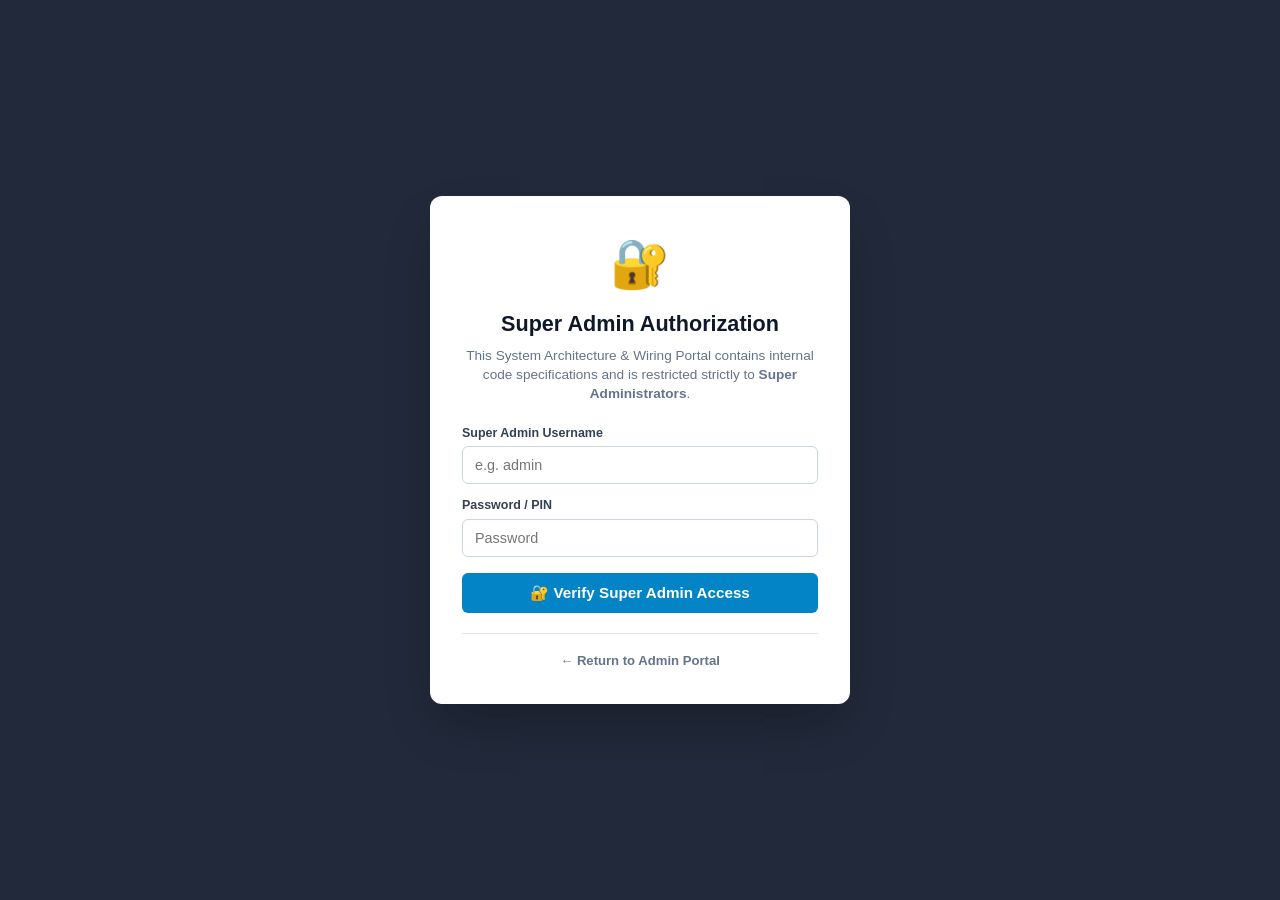
<file: web_app/wiring_report.html>
<!DOCTYPE html>
<html lang="en">
<head>
  <meta charset="UTF-8">
  <title>GPON System Architecture & Wiring Dashboard</title>
  <meta name="viewport" content="width=device-width, initial-scale=1.0">
  <style>
    :root {
      --primary: #0284c7;
      --primary-dark: #0369a1;
      --bg: #f8fafc;
      --card-bg: #ffffff;
      --text: #0f172a;
      --text-muted: #64748b;
      --border: #e2e8f0;
      --danger: #ef4444;
      --warning: #f59e0b;
      --success: #10b981;
    }
    * { box-sizing: border-box; margin: 0; padding: 0; }
    body {
      font-family: -apple-system, BlinkMacSystemFont, "Segoe UI", Roboto, Helvetica, Arial, sans-serif;
      background: var(--bg);
      color: var(--text);
      line-height: 1.5;
    }
    header {
      background: #0f172a;
      color: white;
      padding: 1.25rem 2rem;
      display: flex;
      justify-content: space-between;
      align-items: center;
      flex-wrap: wrap;
      gap: 1rem;
      border-bottom: 3px solid var(--primary);
    }
    header h1 { font-size: 1.35rem; font-weight: 700; }
    header .meta { font-size: 0.85rem; color: #94a3b8; }
    .container {
      max-width: 1400px;
      margin: 1.5rem auto;
      padding: 0 1.5rem;
    }
    .stats-grid {
      display: grid;
      grid-template-columns: repeat(auto-fit, minmax(220px, 1fr));
      gap: 1rem;
      margin-bottom: 1.5rem;
    }
    .stat-card {
      background: var(--card-bg);
      border: 1px solid var(--border);
      border-radius: 8px;
      padding: 1.25rem;
      box-shadow: 0 1px 3px rgba(0,0,0,0.05);
    }
    .stat-card .val { font-size: 1.75rem; font-weight: 800; color: var(--primary); }
    .stat-card .label { font-size: 0.85rem; color: var(--text-muted); font-weight: 600; text-transform: uppercase; }
    
    .nav-tabs {
      display: flex;
      gap: 0.5rem;
      border-bottom: 2px solid var(--border);
      margin-bottom: 1.5rem;
      overflow-x: auto;
    }
    .nav-tab {
      padding: 0.75rem 1.25rem;
      border: none;
      background: none;
      font-weight: 600;
      font-size: 0.95rem;
      color: var(--text-muted);
      cursor: pointer;
      border-bottom: 3px solid transparent;
      margin-bottom: -2px;
    }
    .nav-tab.active {
      color: var(--primary);
      border-bottom-color: var(--primary);
      background: rgba(2, 132, 199, 0.05);
    }

    .tab-content { display: none; }
    .tab-content.active { display: block; }

    .card {
      background: var(--card-bg);
      border: 1px solid var(--border);
      border-radius: 8px;
      padding: 1.5rem;
      box-shadow: 0 1px 3px rgba(0,0,0,0.05);
      margin-bottom: 1.5rem;
    }
    .search-box {
      width: 100%;
      padding: 0.75rem 1rem;
      border: 1.5px solid var(--border);
      border-radius: 6px;
      font-size: 0.95rem;
      margin-bottom: 1rem;
    }
    table {
      width: 100%;
      border-collapse: collapse;
      font-size: 0.88rem;
    }
    th, td {
      padding: 0.75rem 1rem;
      text-align: left;
      border-bottom: 1px solid var(--border);
    }
    th { background: #f1f5f9; font-weight: 700; color: #334155; }
    tr:hover { background: #f8fafc; }
    .badge {
      display: inline-block;
      padding: 0.2rem 0.5rem;
      border-radius: 4px;
      font-size: 0.75rem;
      font-weight: 700;
      text-transform: uppercase;
    }
    .badge-get { background: #dbeafe; color: #1e40af; }
    .badge-post { background: #dcfce7; color: #15803d; }
    .badge-put { background: #fef3c7; color: #b45309; }
    .badge-delete { background: #fee2e2; color: #b91c1c; }
    .badge-danger { background: #fee2e2; color: #991b1b; }
    .badge-warning { background: #fef3c7; color: #92400e; }
    .badge-info { background: #e0f2fe; color: #0369a1; }

    .code-pill {
      font-family: Consolas, monospace;
      background: #f1f5f9;
      padding: 2px 6px;
      border-radius: 4px;
      font-size: 0.82rem;
      color: #0f172a;
    }
  </style>
</head>
<body>
  <!-- Super Admin Auth Overlay -->
  <div id="auth-overlay" style="display:flex; position:fixed; top:0; left:0; right:0; bottom:0; background:rgba(15,23,42,0.92); backdrop-filter:blur(6px); z-index:99999; justify-content:center; align-items:center; padding:16px;">
    <div style="background:white; border-radius:12px; padding:32px; max-width:420px; width:100%; box-shadow:0 25px 50px -12px rgba(0,0,0,0.3); text-align:center;">
      <div style="font-size:3rem; margin-bottom:8px;">🔐</div>
      <h2 style="margin:0 0 6px 0; color:#0f172a; font-size:1.35rem; font-weight:800;">Super Admin Authorization</h2>
      <p style="margin:0 0 20px 0; color:#64748b; font-size:0.85rem; line-height:1.4;">
        This System Architecture & Wiring Portal contains internal code specifications and is restricted strictly to <strong>Super Administrators</strong>.
      </p>
      <form onsubmit="handleSuperAdminLogin(event)" style="text-align:left;">
        <div style="margin-bottom:12px;">
          <label style="display:block; font-size:0.78rem; font-weight:700; color:#334155; margin-bottom:4px;">Super Admin Username</label>
          <input type="text" id="auth-user" required style="width:100%; padding:10px 12px; border:1.5px solid #cbd5e1; border-radius:6px; font-size:0.9rem;" placeholder="e.g. admin">
        </div>
        <div style="margin-bottom:16px;">
          <label style="display:block; font-size:0.78rem; font-weight:700; color:#334155; margin-bottom:4px;">Password / PIN</label>
          <input type="password" id="auth-pass" required style="width:100%; padding:10px 12px; border:1.5px solid #cbd5e1; border-radius:6px; font-size:0.9rem;" placeholder="Password">
        </div>
        <div id="auth-error" style="display:none; background:#fee2e2; color:#991b1b; padding:10px 12px; border-radius:6px; font-size:0.83rem; margin-bottom:14px; font-weight:600;"></div>
        <button type="submit" style="width:100%; background:#0284c7; color:white; border:none; padding:11px; border-radius:6px; font-weight:700; font-size:0.95rem; cursor:pointer;">🔐 Verify Super Admin Access</button>
      </form>
      <div style="margin-top:20px; border-top:1px solid #e2e8f0; padding-top:14px;">
        <a href="/admin" style="color:#64748b; text-decoration:none; font-size:0.82rem; font-weight:600;">← Return to Admin Portal</a>
      </div>
    </div>
  </div>

  <!-- Protected Dashboard Content (Hidden until Super Admin is verified) -->
  <div id="main-content" style="display:none;">
    <header>
      <div>
        <h1>⚡ GPON System Architecture & Wiring Portal</h1>
        <div class="meta">Automated Codebase Wiring Report & Impact Analyzer | Last updated: 2026-11-03 16:21:06</div>
      </div>
      <div style="display:flex; align-items:center; gap:12px;">
        <span id="admin-user-tag" class="badge" style="background:#6366f1; color:white; font-size:0.8rem; padding:4px 10px;">Super Admin</span>
        <button onclick="handleSuperAdminLogout()" style="background:#dc2626; color:white; border:none; padding:6px 12px; border-radius:6px; font-size:0.8rem; font-weight:700; cursor:pointer;">🚪 Sign Out</button>
        <a href="/admin" style="color: #38bdf8; text-decoration: none; font-weight: 600;">← Back to Admin Console</a>
        <a href="/" style="color: #38bdf8; text-decoration: none; font-weight: 600;">📱 Field Survey PWA</a>
      </div>
    </header>

    <div class="container">
    <div class="stats-grid">
      <div class="stat-card">
        <div class="val">8561</div>
        <div class="label">server.py Lines</div>
      </div>
      <div class="stat-card">
        <div class="val">4162</div>
        <div class="label">app.js Lines</div>
      </div>
      <div class="stat-card">
        <div class="val">51</div>
        <div class="label">API Endpoints</div>
      </div>
      <div class="stat-card">
        <div class="val">95</div>
        <div class="label">Frontend Functions</div>
      </div>
      <div class="stat-card">
        <div class="val">13</div>
        <div class="label">LocalStorage Keys</div>
      </div>
    </div>

    <div class="nav-tabs">
      <button class="nav-tab active" onclick="showTab('routes')">📡 API Routes & RBAC</button>
      <button class="nav-tab" onclick="showTab('blast')">💥 Blast Radius Matrix</button>
      <button class="nav-tab" onclick="showTab('pwa')">📱 PWA Engine & Sync</button>
      <button class="nav-tab" onclick="showTab('db')">🗄️ Database & Storage</button>
      <button class="nav-tab" onclick="showTab('troubleshoot')">🛠️ Fault Trees & Diagnostics</button>
    </div>

    <!-- TAB 1: API Routes -->
    <div id="tab-routes" class="tab-content active">
      <div class="card">
        <h2 style="margin-bottom:0.75rem;">Backend Route Wiring & RBAC Access Matrix</h2>
        <input type="text" id="route-search" class="search-box" placeholder="🔍 Search endpoint path, method, or handler..." onkeyup="filterRoutes()">
        <div style="overflow-x:auto;">
          <table id="routes-table">
            <thead>
              <tr>
                <th>Method</th>
                <th>Route Path</th>
                <th>Lines</th>
                <th>Handler Function</th>
                <th>RBAC Security Gate</th>
              </tr>
            </thead>
            <tbody>
              <tr>
                <td><span class="badge badge-post">POST</span></td>
                <td><strong class="code-pill">/api/login</strong></td>
                <td><span class="code-pill">L1032-L1115</span></td>
                <td><code>login()</code></td>
                <td><span class='badge' style='background:#f1f5f9;color:#64748b;'>Public/Session</span></td>
              </tr>
              <tr>
                <td><span class="badge badge-post">POST</span></td>
                <td><strong class="code-pill">/api/logout</strong></td>
                <td><span class="code-pill">L1118-L1120</span></td>
                <td><code>api_logout()</code></td>
                <td><span class='badge' style='background:#f1f5f9;color:#64748b;'>Public/Session</span></td>
              </tr>
              <tr>
                <td><span class="badge badge-get">GET</span></td>
                <td><strong class="code-pill">/api/user-profile</strong></td>
                <td><span class="code-pill">L1123-L1156</span></td>
                <td><code>get_user_profile()</code></td>
                <td><span class='badge badge-info'>require_any_auth</span></td>
              </tr>
              <tr>
                <td><span class="badge badge-get">GET</span></td>
                <td><strong class="code-pill">/api/users</strong></td>
                <td><span class="code-pill">L1159-L1180</span></td>
                <td><code>get_users()</code></td>
                <td><span class='badge badge-info'>require_admin_auth</span></td>
              </tr>
              <tr>
                <td><span class="badge badge-post">POST</span></td>
                <td><strong class="code-pill">/api/users</strong></td>
                <td><span class="code-pill">L1183-L1252</span></td>
                <td><code>create_user()</code></td>
                <td><span class='badge badge-info'>require_admin_auth</span></td>
              </tr>
              <tr>
                <td><span class="badge badge-get">GET</span></td>
                <td><strong class="code-pill">/api/download-users-template</strong></td>
                <td><span class="code-pill">L1255-L1333</span></td>
                <td><code>download_users_template()</code></td>
                <td><span class='badge' style='background:#f1f5f9;color:#64748b;'>Public/Session</span></td>
              </tr>
              <tr>
                <td><span class="badge badge-post">POST</span></td>
                <td><strong class="code-pill">/api/upload-users-excel</strong></td>
                <td><span class="code-pill">L1336-L1490</span></td>
                <td><code>upload_users_excel()</code></td>
                <td><span class='badge badge-info'>require_admin_auth</span></td>
              </tr>
              <tr>
                <td><span class="badge badge-post">POST</span></td>
                <td><strong class="code-pill">/api/request-password-reset-otp</strong></td>
                <td><span class="code-pill">L1587-L1673</span></td>
                <td><code>request_password_reset_otp()</code></td>
                <td><span class='badge' style='background:#f1f5f9;color:#64748b;'>Public/Session</span></td>
              </tr>
              <tr>
                <td><span class="badge badge-post">POST</span></td>
                <td><strong class="code-pill">/api/test-smtp</strong></td>
                <td><span class="code-pill">L1676-L1772</span></td>
                <td><code>test_smtp_endpoint()</code></td>
                <td><span class='badge badge-info'>require_super_admin_auth</span></td>
              </tr>
              <tr>
                <td><span class="badge badge-post">POST</span></td>
                <td><strong class="code-pill">/api/verify-password-reset-otp</strong></td>
                <td><span class="code-pill">L1775-L1828</span></td>
                <td><code>verify_password_reset_otp()</code></td>
                <td><span class='badge' style='background:#f1f5f9;color:#64748b;'>Public/Session</span></td>
              </tr>
              <tr>
                <td><span class="badge badge-post">POST</span></td>
                <td><strong class="code-pill">/api/change-password</strong></td>
                <td><span class="code-pill">L1831-L1877</span></td>
                <td><code>change_password()</code></td>
                <td><span class='badge badge-info'>require_any_auth</span></td>
              </tr>
              <tr>
                <td><span class="badge badge-delete">DELETE</span></td>
                <td><strong class="code-pill">/api/users/{username}</strong></td>
                <td><span class="code-pill">L1880-L1898</span></td>
                <td><code>delete_user()</code></td>
                <td><span class='badge badge-info'>require_admin_auth</span></td>
              </tr>
              <tr>
                <td><span class="badge badge-get">GET</span></td>
                <td><strong class="code-pill">/api/config/users</strong></td>
                <td><span class="code-pill">L1901-L1905</span></td>
                <td><code>export_users_config()</code></td>
                <td><span class='badge badge-info'>require_super_admin_auth</span></td>
              </tr>
              <tr>
                <td><span class="badge badge-post">POST</span></td>
                <td><strong class="code-pill">/api/config/users</strong></td>
                <td><span class="code-pill">L1908-L1920</span></td>
                <td><code>import_users_config()</code></td>
                <td><span class='badge badge-info'>require_super_admin_auth</span></td>
              </tr>
              <tr>
                <td><span class="badge badge-get">GET</span></td>
                <td><strong class="code-pill">/api/hierarchy</strong></td>
                <td><span class="code-pill">L1927-L1945</span></td>
                <td><code>get_hierarchy()</code></td>
                <td><span class='badge' style='background:#f1f5f9;color:#64748b;'>Public/Session</span></td>
              </tr>
              <tr>
                <td><span class="badge badge-post">POST</span></td>
                <td><strong class="code-pill">/api/upload-hierarchy</strong></td>
                <td><span class="code-pill">L1948-L1982</span></td>
                <td><code>upload_hierarchy()</code></td>
                <td><span class='badge badge-info'>require_admin_auth</span></td>
              </tr>
              <tr>
                <td><span class="badge badge-post">POST</span></td>
                <td><strong class="code-pill">/api/upload-hierarchy-excel</strong></td>
                <td><span class="code-pill">L1985-L2131</span></td>
                <td><code>upload_hierarchy_excel()</code></td>
                <td><span class='badge badge-info'>require_admin_auth</span></td>
              </tr>
              <tr>
                <td><span class="badge badge-post">POST</span></td>
                <td><strong class="code-pill">/api/hierarchy/olt</strong></td>
                <td><span class="code-pill">L2134-L2186</span></td>
                <td><code>save_or_edit_olt()</code></td>
                <td><span class='badge badge-info'>require_admin_auth</span></td>
              </tr>
              <tr>
                <td><span class="badge badge-delete">DELETE</span></td>
                <td><strong class="code-pill">/api/hierarchy/olt</strong></td>
                <td><span class="code-pill">L2189-L2209</span></td>
                <td><code>delete_olt()</code></td>
                <td><span class='badge badge-info'>require_admin_auth</span></td>
              </tr>
              <tr>
                <td><span class="badge badge-post">POST</span></td>
                <td><strong class="code-pill">/api/hierarchy/bulk-delete</strong></td>
                <td><span class="code-pill">L2212-L2236</span></td>
                <td><code>bulk_delete_olts()</code></td>
                <td><span class='badge badge-info'>require_admin_auth</span></td>
              </tr>
              <tr>
                <td><span class="badge badge-delete">DELETE</span></td>
                <td><strong class="code-pill">/api/hierarchy/clear</strong></td>
                <td><span class="code-pill">L2239-L2241</span></td>
                <td><code>clear_hierarchy()</code></td>
                <td><span class='badge badge-info'>require_super_admin_auth</span></td>
              </tr>
              <tr>
                <td><span class="badge badge-delete">DELETE</span></td>
                <td><strong class="code-pill">/api/hierarchy/center</strong></td>
                <td><span class="code-pill">L2244-L2257</span></td>
                <td><code>delete_hierarchy_center()</code></td>
                <td><span class='badge badge-info'>require_super_admin_auth</span></td>
              </tr>
              <tr>
                <td><span class="badge badge-get">GET</span></td>
                <td><strong class="code-pill">/api/download-project-ppt</strong></td>
                <td><span class="code-pill">L2259-L2267</span></td>
                <td><code>download_project_ppt()</code></td>
                <td><span class='badge' style='background:#f1f5f9;color:#64748b;'>Public/Session</span></td>
              </tr>
              <tr>
                <td><span class="badge badge-get">GET</span></td>
                <td><strong class="code-pill">/api/backup-status</strong></td>
                <td><span class="code-pill">L2279-L2316</span></td>
                <td><code>get_backup_status()</code></td>
                <td><span class='badge' style='background:#f1f5f9;color:#64748b;'>Public/Session</span></td>
              </tr>
              <tr>
                <td><span class="badge badge-get">GET</span></td>
                <td><strong class="code-pill">/api/backup/config</strong></td>
                <td><span class="code-pill">L2319-L2341</span></td>
                <td><code>get_backup_config()</code></td>
                <td><span class='badge badge-info'>require_admin_auth</span></td>
              </tr>
              <tr>
                <td><span class="badge badge-post">POST</span></td>
                <td><strong class="code-pill">/api/backup/config</strong></td>
                <td><span class="code-pill">L2344-L2398</span></td>
                <td><code>save_backup_config_endpoint()</code></td>
                <td><span class='badge badge-info'>require_super_admin_auth</span></td>
              </tr>
              <tr>
                <td><span class="badge badge-post">POST</span></td>
                <td><strong class="code-pill">/api/backup/run-now</strong></td>
                <td><span class="code-pill">L2401-L2426</span></td>
                <td><code>run_backup_now_endpoint()</code></td>
                <td><span class='badge badge-info'>require_super_admin_auth</span></td>
              </tr>
              <tr>
                <td><span class="badge badge-get">GET</span></td>
                <td><strong class="code-pill">/api/backup/download-latest</strong></td>
                <td><span class="code-pill">L2429-L2443</span></td>
                <td><code>download_latest_backup_archive()</code></td>
                <td><span class='badge badge-info'>require_admin_auth</span></td>
              </tr>
              <tr>
                <td><span class="badge badge-get">GET</span></td>
                <td><strong class="code-pill">/api/backup/list</strong></td>
                <td><span class="code-pill">L2446-L2453</span></td>
                <td><code>list_local_backups_endpoint()</code></td>
                <td><span class='badge badge-info'>require_admin_auth</span></td>
              </tr>
              <tr>
                <td><span class="badge badge-post">POST</span></td>
                <td><strong class="code-pill">/api/backup/restore-local</strong></td>
                <td><span class="code-pill">L2456-L2488</span></td>
                <td><code>restore_local_backup_endpoint()</code></td>
                <td><span class='badge badge-info'>require_super_admin_auth</span></td>
              </tr>
              <tr>
                <td><span class="badge badge-post">POST</span></td>
                <td><strong class="code-pill">/api/backup/restore-upload</strong></td>
                <td><span class="code-pill">L2491-L2525</span></td>
                <td><code>restore_uploaded_backup_endpoint()</code></td>
                <td><span class='badge badge-info'>require_super_admin_auth</span></td>
              </tr>
              <tr>
                <td><span class="badge badge-get">GET</span></td>
                <td><strong class="code-pill">/api/download-hierarchy-template</strong></td>
                <td><span class="code-pill">L2528-L2565</span></td>
                <td><code>download_hierarchy_template()</code></td>
                <td><span class='badge' style='background:#f1f5f9;color:#64748b;'>Public/Session</span></td>
              </tr>
              <tr>
                <td><span class="badge badge-get">GET</span></td>
                <td><strong class="code-pill">/api/health</strong></td>
                <td><span class="code-pill">L2572-L2578</span></td>
                <td><code>health_check()</code></td>
                <td><span class='badge' style='background:#f1f5f9;color:#64748b;'>Public/Session</span></td>
              </tr>
              <tr>
                <td><span class="badge badge-get">GET</span></td>
                <td><strong class="code-pill">/api/surveyed-points</strong></td>
                <td><span class="code-pill">L2614-L2730</span></td>
                <td><code>get_surveyed_points()</code></td>
                <td><span class='badge badge-info'>require_any_auth</span></td>
              </tr>
              <tr>
                <td><span class="badge badge-post">POST</span></td>
                <td><strong class="code-pill">/api/sync</strong></td>
                <td><span class="code-pill">L2733-L2906</span></td>
                <td><code>sync_records()</code></td>
                <td><span class='badge badge-info'>require_any_auth</span></td>
              </tr>
              <tr>
                <td><span class="badge badge-get">GET</span></td>
                <td><strong class="code-pill">/api/records</strong></td>
                <td><span class="code-pill">L2910-L2973</span></td>
                <td><code>get_all_records()</code></td>
                <td><span class='badge badge-info'>require_management_auth</span></td>
              </tr>
              <tr>
                <td><span class="badge badge-put">PUT</span></td>
                <td><strong class="code-pill">/api/records/{client_uuid}</strong></td>
                <td><span class="code-pill">L2976-L3041</span></td>
                <td><code>update_survey_record()</code></td>
                <td><span class='badge badge-info'>require_admin_auth</span></td>
              </tr>
              <tr>
                <td><span class="badge badge-delete">DELETE</span></td>
                <td><strong class="code-pill">/api/records/{client_uuid}</strong></td>
                <td><span class="code-pill">L3044-L3084</span></td>
                <td><code>delete_record()</code></td>
                <td><span class='badge badge-info'>require_any_auth</span></td>
              </tr>
              <tr>
                <td><span class="badge badge-post">POST</span></td>
                <td><strong class="code-pill">/api/records/bulk-delete</strong></td>
                <td><span class="code-pill">L3087-L3110</span></td>
                <td><code>bulk_delete_records()</code></td>
                <td><span class='badge badge-info'>require_any_auth</span></td>
              </tr>
              <tr>
                <td><span class="badge badge-post">POST</span></td>
                <td><strong class="code-pill">/api/records/clear-center</strong></td>
                <td><span class="code-pill">L3113-L3132</span></td>
                <td><code>clear_center_records()</code></td>
                <td><span class='badge badge-info'>require_super_admin_auth</span></td>
              </tr>
              <tr>
                <td><span class="badge badge-get">GET</span></td>
                <td><strong class="code-pill">/api/export-excel</strong></td>
                <td><span class="code-pill">L3135-L3173</span></td>
                <td><code>export_server_excel()</code></td>
                <td><span class='badge badge-info'>require_management_auth</span></td>
              </tr>
              <tr>
                <td><span class="badge badge-get">GET</span></td>
                <td><strong class="code-pill">/api/export-center-excel</strong></td>
                <td><span class="code-pill">L3176-L3261</span></td>
                <td><code>export_center_excel()</code></td>
                <td><span class='badge badge-info'>require_export_auth</span></td>
              </tr>
              <tr>
                <td><span class="badge badge-get">GET</span></td>
                <td><strong class="code-pill">/api/export-data-zip</strong></td>
                <td><span class="code-pill">L3264-L3336</span></td>
                <td><code>export_data_zip()</code></td>
                <td><span class='badge badge-info'>require_management_auth</span></td>
              </tr>
              <tr>
                <td><span class="badge badge-get">GET</span></td>
                <td><strong class="code-pill">/api/reports/catalog</strong></td>
                <td><span class="code-pill">L3350-L3352</span></td>
                <td><code>api_reports_catalog()</code></td>
                <td><span class='badge badge-info'>require_export_auth</span></td>
              </tr>
              <tr>
                <td><span class="badge badge-get">GET</span></td>
                <td><strong class="code-pill">/api/reports/download/{report_type}</strong></td>
                <td><span class="code-pill">L3355-L3402</span></td>
                <td><code>api_download_report()</code></td>
                <td><span class='badge badge-info'>require_export_auth</span></td>
              </tr>
              <tr>
                <td><span class="badge badge-post">POST</span></td>
                <td><strong class="code-pill">/api/upload-survey-excel</strong></td>
                <td><span class="code-pill">L3405-L3564</span></td>
                <td><code>upload_survey_excel()</code></td>
                <td><span class='badge badge-info'>require_admin_auth</span></td>
              </tr>
              <tr>
                <td><span class="badge badge-get">GET</span></td>
                <td><strong class="code-pill">/api/data-folders-summary</strong></td>
                <td><span class="code-pill">L3567-L3649</span></td>
                <td><code>get_data_folders_summary()</code></td>
                <td><span class='badge badge-info'>require_management_auth</span></td>
              </tr>
              <tr>
                <td><span class="badge badge-post">POST</span></td>
                <td><strong class="code-pill">/api/resync-data-folders</strong></td>
                <td><span class="code-pill">L3652-L3660</span></td>
                <td><code>resync_data_folders()</code></td>
                <td><span class='badge badge-info'>require_admin_auth</span></td>
              </tr>
              <tr>
                <td><span class="badge badge-get">GET</span></td>
                <td><strong class="code-pill">/docs/wiring</strong></td>
                <td><span class="code-pill">L3665-L3670</span></td>
                <td><code>get_wiring_report()</code></td>
                <td><span class='badge' style='background:#f1f5f9;color:#64748b;'>Public/Session</span></td>
              </tr>
              <tr>
                <td><span class="badge badge-get">GET</span></td>
                <td><strong class="code-pill">/manifest.json</strong></td>
                <td><span class="code-pill">L3673-L3685</span></td>
                <td><code>get_pwa_manifest()</code></td>
                <td><span class='badge' style='background:#f1f5f9;color:#64748b;'>Public/Session</span></td>
              </tr>
              <tr>
                <td><span class="badge badge-get">GET</span></td>
                <td><strong class="code-pill">/admin</strong></td>
                <td><span class="code-pill">L3689-L8553</span></td>
                <td><code>admin_dashboard()</code></td>
                <td><span class='badge' style='background:#f1f5f9;color:#64748b;'>Public/Session</span></td>
              </tr>
            </tbody>
          </table>
        </div>
      </div>
    </div>

    <!-- TAB 2: Blast Radius Matrix -->
    <div id="tab-blast" class="tab-content">
      <div class="card">
        <h2 style="margin-bottom:0.5rem;">💥 What Happens When Code Changes? (Blast Radius Analysis)</h2>
        <p style="color:var(--text-muted); font-size:0.9rem; margin-bottom:1.25rem;">
          Cross-system impact prediction when modifying specific functions, lines, schemas, or storage keys.
        </p>
        <div style="overflow-x:auto;">
          <table>
            <thead>
              <tr>
                <th>Component / Line Target</th>
                <th>Action / Code Change</th>
                <th>Blast Radius & Failure Cascades</th>
                <th>Severity</th>
              </tr>
            </thead>
            <tbody>
              <tr>
                <td><strong class="code-pill">app.js L1090</strong><br><code>updateEnclosureId()</code></td>
                <td>Modifying calculation logic or regex pattern</td>
                <td>
                  <strong>Compound Code Inconsistency</strong>: Breaks server-side validation in <code>compute_server_enclosure_id()</code>. PWA records get duplicated during sync. Excel exports display mismatched enclosure codes.
                </td>
                <td><span class="badge badge-danger">CRITICAL</span></td>
              </tr>
              <tr>
                <td><strong class="code-pill">app.js L12</strong><br><code>STORAGE_KEY</code></td>
                <td>Renaming <code>'gpon_survey_records_v1'</code></td>
                <td>
                  <strong>Total Field Data Isolation</strong>: Field surveyors lose access to pending offline records on device. App displays 0 records until key is restored.
                </td>
                <td><span class="badge badge-danger">CRITICAL</span></td>
              </tr>
              <tr>
                <td><strong class="code-pill">server.py L379</strong><br><code>init_db()</code></td>
                <td>Renaming or deleting SQLite columns without ALTER TABLE</td>
                <td>
                  <strong>Sync Crash & 500 Errors</strong>: Incoming survey sync payloads fail with <code>sqlite3.OperationalError</code>. PWA retry loop triggers exponential backoff.
                </td>
                <td><span class="badge badge-danger">CRITICAL</span></td>
              </tr>
              <tr>
                <td><strong class="code-pill">server.py L285</strong><br><code>normalize_role()</code></td>
                <td>Modifying role strings or hierarchy tiers</td>
                <td>
                  <strong>Access Lockout / Privilege Escalation</strong>: ACSO or RCSM accounts get denied access to download endpoints, or Field Techs gain admin console permissions.
                </td>
                <td><span class="badge badge-warning">HIGH</span></td>
              </tr>
              <tr>
                <td><strong class="code-pill">server.py L676</strong><br><code>build_excel_workbook()</code></td>
                <td>Reordering columns in in-memory streaming engine</td>
                <td>
                  <strong>Downstream Tooling Failure</strong>: SW Maps converter scripts and automated telecom reporting pipelines fail to parse columns by index.
                </td>
                <td><span class="badge badge-warning">HIGH</span></td>
              </tr>
            </tbody>
          </table>
        </div>
      </div>
    </div>

    <!-- TAB 3: PWA Engine & Sync -->
    <div id="tab-pwa" class="tab-content">
      <div class="card">
        <h2 style="margin-bottom:0.75rem;">PWA Geolocation, Storage & Synchronization Engine</h2>
        <div style="overflow-x:auto;">
          <table>
            <thead>
              <tr>
                <th>Storage Key</th>
                <th>Location</th>
                <th>Role in Offline Reliability</th>
              </tr>
            </thead>
            <tbody>
              <tr>
                <td><strong class="code-pill">gpon_auth_token</strong></td>
                <td>Client localStorage</td>
                <td>Maintains state persistence across app restarts, reboots, and network disconnects.</td>
              </tr>
              <tr>
                <td><strong class="code-pill">gpon_custom_hierarchy</strong></td>
                <td>Client localStorage</td>
                <td>Maintains state persistence across app restarts, reboots, and network disconnects.</td>
              </tr>
              <tr>
                <td><strong class="code-pill">gpon_device_id</strong></td>
                <td>Client localStorage</td>
                <td>Maintains state persistence across app restarts, reboots, and network disconnects.</td>
              </tr>
              <tr>
                <td><strong class="code-pill">gpon_hierarchy_version</strong></td>
                <td>Client localStorage</td>
                <td>Maintains state persistence across app restarts, reboots, and network disconnects.</td>
              </tr>
              <tr>
                <td><strong class="code-pill">gpon_logged_in_user</strong></td>
                <td>Client localStorage</td>
                <td>Maintains state persistence across app restarts, reboots, and network disconnects.</td>
              </tr>
              <tr>
                <td><strong class="code-pill">gpon_network_surveyed_points</strong></td>
                <td>Client localStorage</td>
                <td>Maintains state persistence across app restarts, reboots, and network disconnects.</td>
              </tr>
              <tr>
                <td><strong class="code-pill">gpon_offline_user_</strong></td>
                <td>Client localStorage</td>
                <td>Maintains state persistence across app restarts, reboots, and network disconnects.</td>
              </tr>
              <tr>
                <td><strong class="code-pill">gpon_pending_deletions</strong></td>
                <td>Client localStorage</td>
                <td>Maintains state persistence across app restarts, reboots, and network disconnects.</td>
              </tr>
              <tr>
                <td><strong class="code-pill">gpon_remember_creds</strong></td>
                <td>Client localStorage</td>
                <td>Maintains state persistence across app restarts, reboots, and network disconnects.</td>
              </tr>
              <tr>
                <td><strong class="code-pill">gpon_remembered_password</strong></td>
                <td>Client localStorage</td>
                <td>Maintains state persistence across app restarts, reboots, and network disconnects.</td>
              </tr>
              <tr>
                <td><strong class="code-pill">gpon_remembered_username</strong></td>
                <td>Client localStorage</td>
                <td>Maintains state persistence across app restarts, reboots, and network disconnects.</td>
              </tr>
              <tr>
                <td><strong class="code-pill">gpon_server_url</strong></td>
                <td>Client localStorage</td>
                <td>Maintains state persistence across app restarts, reboots, and network disconnects.</td>
              </tr>
              <tr>
                <td><strong class="code-pill">gpon_session_expires_at</strong></td>
                <td>Client localStorage</td>
                <td>Maintains state persistence across app restarts, reboots, and network disconnects.</td>
              </tr>
            </tbody>
          </table>
        </div>
      </div>
    </div>

    <!-- TAB 4: Database & Storage -->
    <div id="tab-db" class="tab-content">
      <div class="card">
        <h2 style="margin-bottom:0.75rem;">SQLite Schema & In-Memory Streaming Topology</h2>
        <p style="color:var(--text-muted); font-size:0.9rem; margin-bottom:1rem;">
          Primary SQLite store: <code>gpon_survey_data.db</code>. Backed up dynamically to <code>users_config.json</code> and streamed on-the-fly via <code>io.BytesIO</code>.
        </p>
        <pre style="background:#0f172a; color:#38bdf8; padding:1.25rem; border-radius:8px; overflow-x:auto; font-size:0.85rem;">
-- Core Survey Records Table
CREATE TABLE survey_records (
    client_uuid TEXT PRIMARY KEY,
    region TEXT, center TEXT, rt_room TEXT, technology TEXT,
    olt_name TEXT, port_number TEXT, kseb_post_number TEXT,
    landmark TEXT, enclosure_number TEXT, enclosure_id TEXT,
    lat_long TEXT, splitter_id TEXT, splitter_ratio TEXT,
    customers_connected INTEGER DEFAULT 0,
    device_id TEXT, created_at TEXT, synced_at TEXT,
    surveyor_username TEXT, surveyor_name TEXT,
    splitter_lead_color TEXT, adl_subscriber_id TEXT,
    acs_subscriber_id TEXT, survey_date_time TEXT
);
        </pre>
      </div>
    </div>

    <!-- TAB 5: Troubleshooting -->
    <div id="tab-troubleshoot" class="tab-content">
      <div class="card">
        <h2 style="margin-bottom:0.75rem;">Diagnostic Fault Trees & Recovery Runbooks</h2>
        <div style="background:#fffbeb; border:1px solid #fde68a; border-radius:8px; padding:1rem; margin-bottom:1rem;">
          <h4 style="color:#92400e; margin-bottom:0.25rem;">Technician Sync Failure Checklist:</h4>
          <ol style="margin-left:1.25rem; font-size:0.88rem; color:#78350f;">
            <li>Verify local device Wi-Fi or cellular connectivity.</li>
            <li>Check server uptime via <code>GET /api/health</code>.</li>
            <li>Confirm session token validity; if expired, prompt user to log in again.</li>
            <li>Check SQLite lock state on server (inspect for hanging transactions).</li>
          </ol>
        </div>
      </div>
    </div>
  </div>
  </div> <!-- close #main-content -->

  <script>
    let currentSuperAdmin = null;

    async function checkSuperAdminAuth() {
      const token = localStorage.getItem('gpon_auth_token') || '';
      const overlay = document.getElementById('auth-overlay');
      const mainContent = document.getElementById('main-content');

      if (!token) {
        overlay.style.display = 'flex';
        mainContent.style.display = 'none';
        return;
      }

      try {
        const res = await fetch('/api/user-profile', {
          headers: { 'Authorization': 'Bearer ' + token }
        });
        if (res.ok) {
          const data = await res.json();
          if (data && data.user && data.user.role === 'super_admin') {
            currentSuperAdmin = data.user;
            overlay.style.display = 'none';
            mainContent.style.display = 'block';
            const userBadge = document.getElementById('admin-user-tag');
            if (userBadge) userBadge.innerText = `${data.user.full_name || data.user.username} (Super Admin)`;
            return;
          }
        }
      } catch (e) {
        console.warn('Auth check network error:', e);
      }

      overlay.style.display = 'flex';
      mainContent.style.display = 'none';
    }

    async function handleSuperAdminLogin(e) {
      e.preventDefault();
      const u = document.getElementById('auth-user').value.trim();
      const p = document.getElementById('auth-pass').value.trim();
      const errEl = document.getElementById('auth-error');
      errEl.style.display = 'none';

      try {
        const res = await fetch('/api/login', {
          method: 'POST',
          headers: { 'Content-Type': 'application/json' },
          body: JSON.stringify({ username: u, password: p })
        });
        const data = await res.json();
        if (res.ok && data.status === 'success') {
          const role = (data.user.role || '').toLowerCase();
          if (role !== 'super_admin') {
            errEl.innerText = `⛔ Access Denied: Account '${data.user.username}' is role '${data.user.role}'. Only Super Admins can access this portal.`;
            errEl.style.display = 'block';
            return;
          }
          if (data.token) localStorage.setItem('gpon_auth_token', data.token);
          localStorage.setItem('gpon_logged_in_user', JSON.stringify(data.user));
          currentSuperAdmin = data.user;
          document.getElementById('auth-overlay').style.display = 'none';
          document.getElementById('main-content').style.display = 'block';
          const userBadge = document.getElementById('admin-user-tag');
          if (userBadge) userBadge.innerText = `${data.user.full_name || data.user.username} (Super Admin)`;
        } else {
          errEl.innerText = data.detail || 'Invalid username or password';
          errEl.style.display = 'block';
        }
      } catch (err) {
        errEl.innerText = 'Network error: ' + err.message;
        errEl.style.display = 'block';
      }
    }

    function handleSuperAdminLogout() {
      localStorage.removeItem('gpon_auth_token');
      localStorage.removeItem('gpon_logged_in_user');
      window.location.reload();
    }

    window.addEventListener('DOMContentLoaded', checkSuperAdminAuth);

    function showTab(tabId) {
      document.querySelectorAll('.tab-content').forEach(el => el.classList.remove('active'));
      document.querySelectorAll('.nav-tab').forEach(el => el.classList.remove('active'));
      const target = document.getElementById('tab-' + tabId);
      if (target) target.classList.add('active');
      event.target.classList.add('active');
    }

    function filterRoutes() {
      const q = document.getElementById('route-search').value.toLowerCase();
      document.querySelectorAll('#routes-table tbody tr').forEach(row => {
        row.style.display = row.innerText.toLowerCase().includes(q) ? '' : 'none';
      });
    }
  </script>
</body>
</html>
</file>
